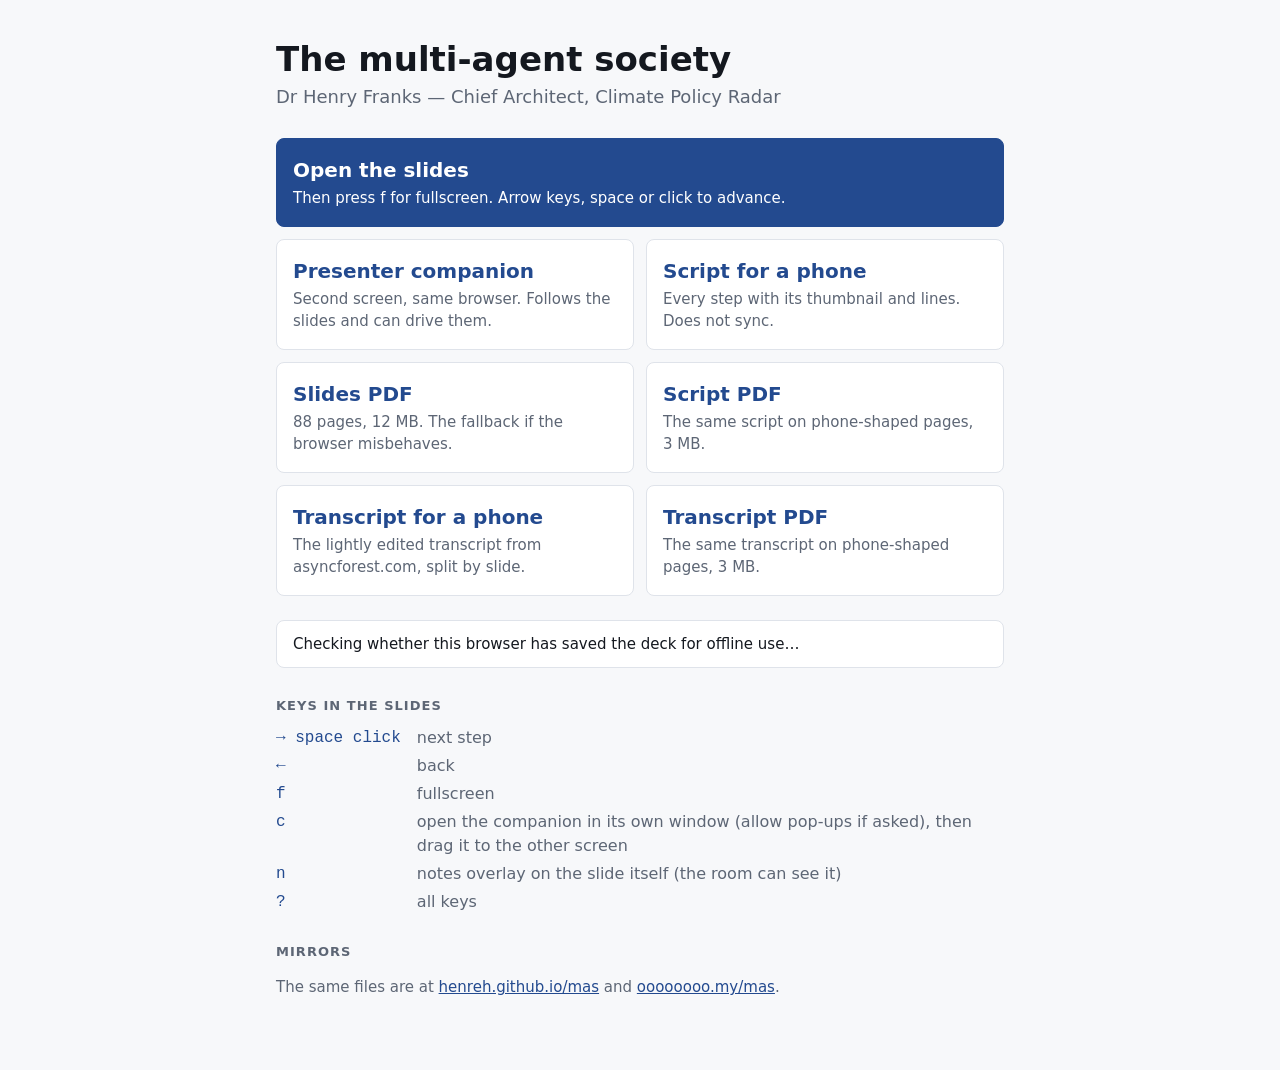
<file: index.html>
<!DOCTYPE html>
<html lang="en">
<head>
<meta charset="utf-8">
<meta name="viewport" content="width=device-width,initial-scale=1">
<meta name="robots" content="noindex">
<title>The multi-agent society</title>
<link rel="icon" href="data:,">
<style>
:root { --paper:#f7f8fa; --card:#fff; --ink:#14181f; --muted:#5d6675; --rule:#dfe3ea; --accent:#234a8f; }
* { box-sizing:border-box; }
body { margin:0; background:var(--paper); color:var(--ink); font:18px/1.5 system-ui,-apple-system,"Segoe UI",Roboto,sans-serif; }
main { max-width:760px; margin:0 auto; padding:40px 16px 56px; }
h1 { font-size:34px; line-height:1.15; margin:0 0 4px; }
.by { color:var(--muted); margin:0 0 28px; }
h2 { font-size:13px; letter-spacing:.08em; text-transform:uppercase; color:var(--muted); margin:28px 0 10px; }
.grid { display:grid; grid-template-columns:1fr 1fr; gap:12px; }
@media (max-width:560px) { .grid { grid-template-columns:1fr; } h1 { font-size:28px; } }
a.card { display:block; background:var(--card); border:1px solid var(--rule); border-radius:8px; padding:16px; color:var(--ink); text-decoration:none; }
a.card:hover, a.card:focus-visible { border-color:var(--accent); outline:none; }
a.card b { display:block; color:var(--accent); font-size:20px; }
a.card span { display:block; color:var(--muted); font-size:15px; margin-top:2px; }
a.card.main { grid-column:1 / -1; background:var(--accent); border-color:var(--accent); }
a.card.main b, a.card.main span { color:#fff; }
#offline { margin:24px 0 0; padding:12px 16px; border-radius:8px; border:1px solid var(--rule); background:var(--card); font-size:15px; }
#offline.ok { border-color:#2f7d4f; color:#1f5a38; }
dl { display:grid; grid-template-columns:max-content 1fr; gap:4px 16px; margin:0; font-size:16px; }
dt { font-family:ui-monospace,Menlo,Consolas,monospace; color:var(--accent); }
dd { margin:0; color:var(--muted); }
.mirrors { font-size:15px; color:var(--muted); }
.mirrors a { color:var(--accent); }
</style>
</head>
<body>
<main>
<h1>The multi-agent society</h1>
<p class="by">Dr Henry Franks — Chief Architect, Climate Policy Radar</p>

<div class="grid">
<a class="card main" href="presentation/"><b>Open the slides</b><span>Then press f for fullscreen. Arrow keys, space or click to advance.</span></a>
<a class="card" href="presentation/companion.html" target="ai2026-companion"><b>Presenter companion</b><span>Second screen, same browser. Follows the slides and can drive them.</span></a>
<a class="card" href="notes.html"><b>Script for a phone</b><span>Every step with its thumbnail and lines. Does not sync.</span></a>
<a class="card" href="slides.pdf"><b>Slides PDF</b><span>88 pages, 12 MB. The fallback if the browser misbehaves.</span></a>
<a class="card" href="notes.pdf"><b>Script PDF</b><span>The same script on phone-shaped pages, 3 MB.</span></a>
<a class="card" href="transcript.html"><b>Transcript for a phone</b><span>The lightly edited transcript from asyncforest.com, split by slide.</span></a>
<a class="card" href="transcript.pdf"><b>Transcript PDF</b><span>The same transcript on phone-shaped pages, 3 MB.</span></a>
</div>

<p id="offline">Checking whether this browser has saved the deck for offline use…</p>

<h2>Keys in the slides</h2>
<dl>
<dt>→ space click</dt><dd>next step</dd>
<dt>←</dt><dd>back</dd>
<dt>f</dt><dd>fullscreen</dd>
<dt>c</dt><dd>open the companion in its own window (allow pop-ups if asked), then drag it to the other screen</dd>
<dt>n</dt><dd>notes overlay on the slide itself (the room can see it)</dd>
<dt>?</dt><dd>all keys</dd>
</dl>

<h2>Mirrors</h2>
<p class="mirrors">The same files are at <a href="https://henreh.github.io/mas/">henreh.github.io/mas</a> and <a href="https://oooooooo.my/mas/">oooooooo.my/mas</a>.</p>
</main>
<script>
(function () {
  var box = document.getElementById('offline');
  function say(t, ok) { box.textContent = t; if (ok) box.className = 'ok'; }
  if (!('serviceWorker' in navigator) || !window.caches) {
    say('This browser will not save the deck for offline use. It runs fine while the network is up; keep the PDFs as the fallback.');
    return;
  }
  navigator.serviceWorker.register('sw.js').catch(function () {
    say('Offline saving is unavailable here. The deck runs fine while the network is up.');
  });
  navigator.serviceWorker.ready.then(function () {
    return caches.keys();
  }).then(function (keys) {
    var k = keys.filter(function (n) { return n.indexOf('mas-live-') === 0; })[0];
    return k ? caches.open(k).then(function (c) { return c.keys(); }) : [];
  }).then(function (items) {
    say('Saved for offline use: ' + items.length + ' files. The slides, companion, script and PDFs will now open in this browser even if the network drops.', true);
  }).catch(function () {});
})();
</script>
</body>
</html>
</file>
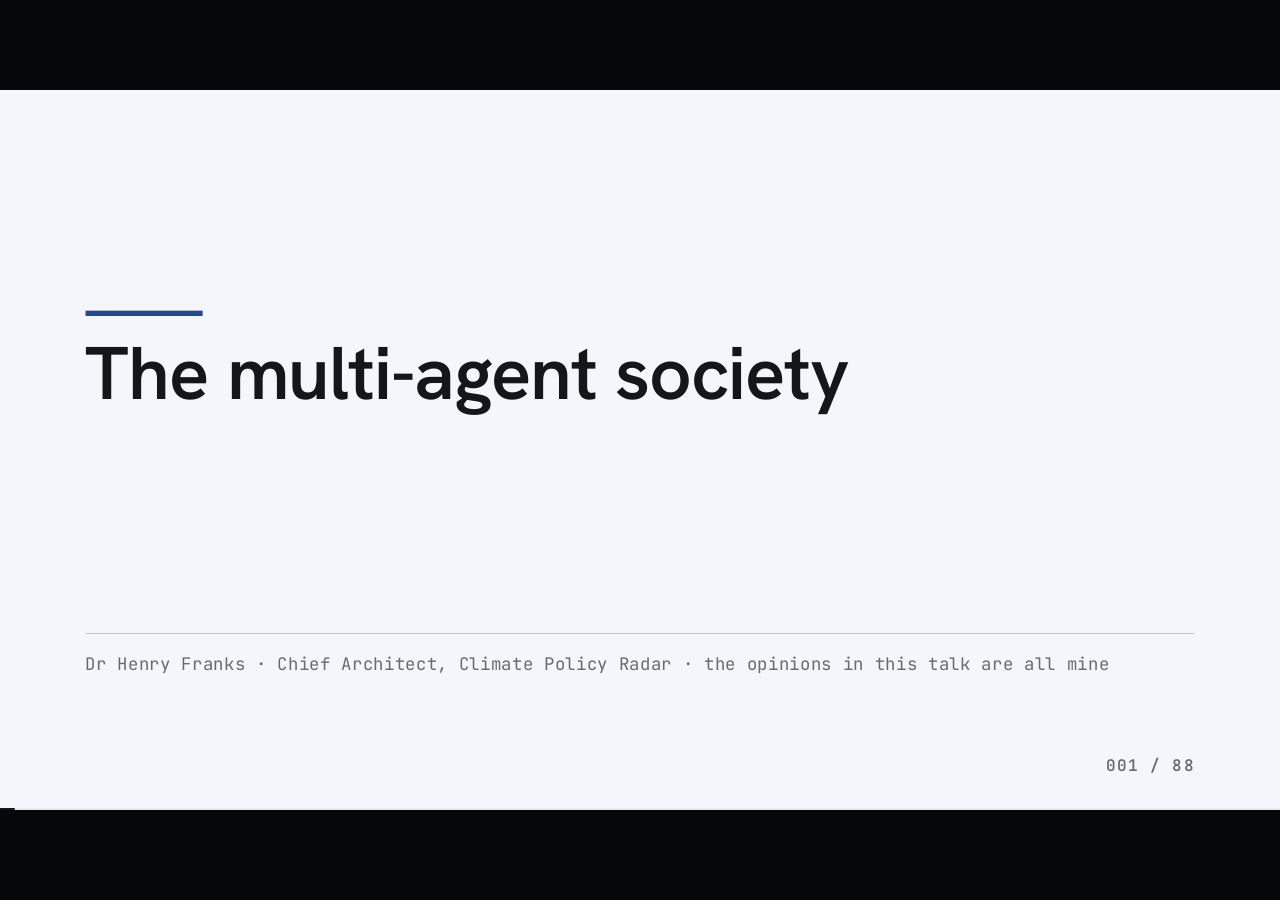
<file: presentation/index.html>
<!DOCTYPE html>
<html lang="en">
<head>
<meta charset="utf-8">
<meta name="viewport" content="width=device-width,initial-scale=1">
<title>Stochastic parrots and stochastic spiders</title>
<meta name="description" content="Lecture deck — how modern AI works, via one metaphor: concepts are locations, an answer is a walk.">
<link rel="icon" href="data:,">
<link rel="stylesheet" href="../assets/fonts/fonts.css">
<link rel="stylesheet" href="deck.css">
<meta name="robots" content="noindex">
<script>if ('serviceWorker' in navigator) navigator.serviceWorker.register('../sw.js').catch(function () {});</script>
</head>
<body>

<div id="viewport">
  <div id="stage" data-mode="light" data-kind="title">

    <div id="builds" aria-hidden="true"></div>

    <main id="slides"></main>

    <div id="chrome">
      <div id="rail">
        <span id="rail-count"></span>
      </div>
      <div id="progress"><div id="progress-fill"></div></div>
      <div id="build-debt"></div>
    </div>

    <aside id="notes" class="overlay">
      <div class="notes-head">
        <span class="notes-eyebrow">Presenter notes</span>
        <span class="notes-pos" id="notes-pos"></span>
      </div>
      <div class="notes-scroll" id="notes-body"></div>
    </aside>

    <div id="help" class="overlay">
      <div class="help-card">
        <span class="help-eyebrow">Keys</span>
        <dl class="help-list">
          <dt><span class="mark-arrow"><span class="vh">right arrow</span></span> · space · click</dt><dd>Next step. Inside a visualisation this walks the build one step at a time, then leaves it.</dd>
          <dt><span class="mark-arrow is-back"><span class="vh">left arrow</span></span></dt><dd>Back. Entering a visualisation backwards lands on its last step.</dd>
          <dt>home · end</dt><dd>First step · last step.</dd>
          <dt>n</dt><dd>Presenter notes for this slide.</dd>
          <dt>c</dt><dd>Presenter companion on the second screen. Opens it, or brings the one already open to the front.</dd>
          <dt>f</dt><dd>Fullscreen.</dd>
          <dt>?</dt><dd>This card. Escape closes.</dd>
          <dt>#slide-id</dt><dd>Deep link. Jumps to a slide, and to its entry step if it is a visualisation.</dd>
        </dl>
      </div>
    </div>

  </div>
</div>

<script src="deck.js"></script>
</body>
</html>
</file>
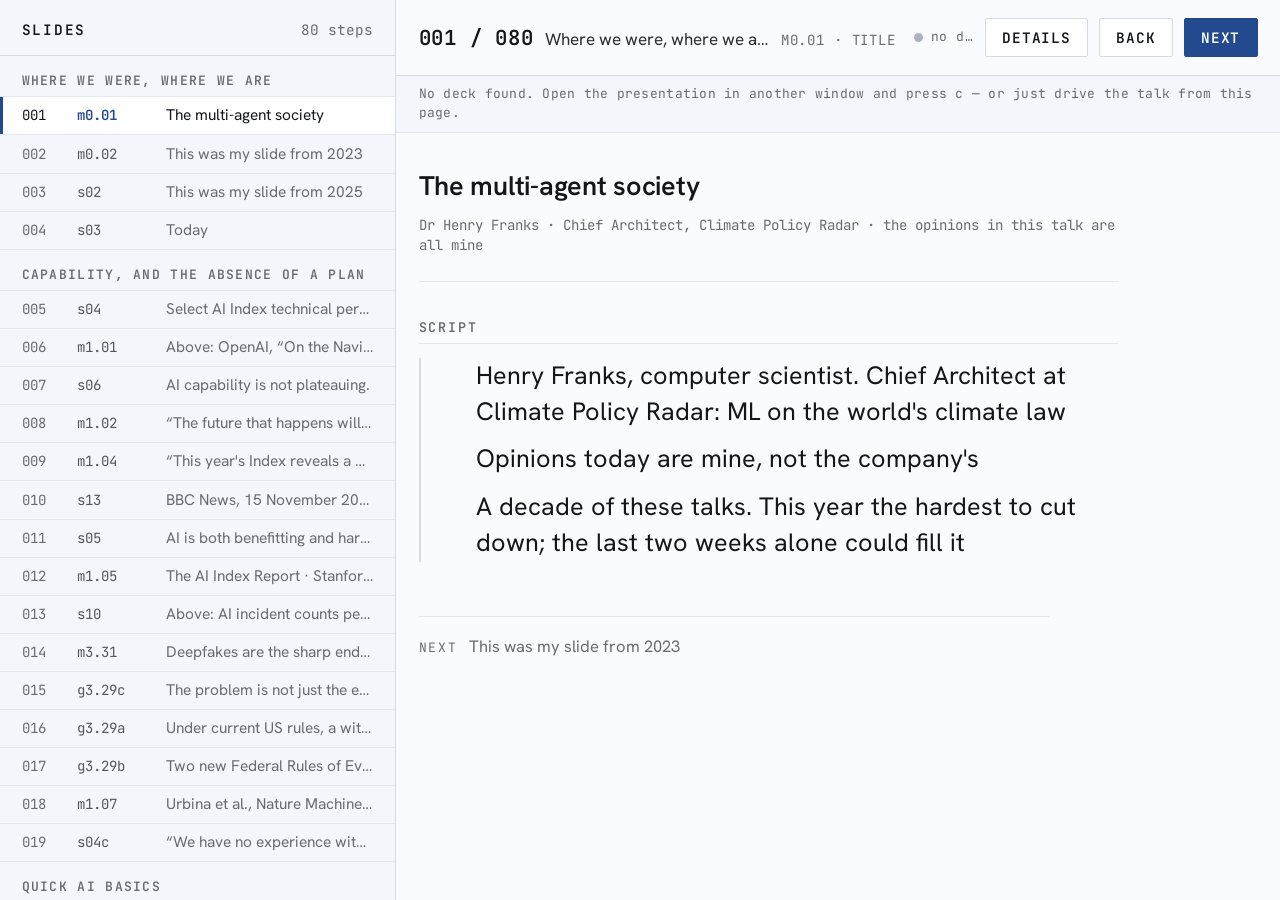
<file: presentation/companion.html>
<!DOCTYPE html>
<html lang="en">
<head>
<meta charset="utf-8">
<meta name="viewport" content="width=device-width,initial-scale=1">
<title>Presenter companion — Stochastic parrots and stochastic spiders</title>
<meta name="description" content="Second-screen companion for the lecture deck: run-through notes, source summaries and spoken notes for the slide on the other screen.">
<link rel="icon" href="data:,">
<link rel="stylesheet" href="../assets/fonts/fonts.css">
<link rel="stylesheet" href="companion.css">
<meta name="robots" content="noindex">
<script>if ('serviceWorker' in navigator) navigator.serviceWorker.register('../sw.js').catch(function () {});</script>
</head>
<body>

<div id="app">

  <aside id="rail">
    <div class="rail-head">
      <span class="mono-head">Slides</span>
      <span class="rail-total mono" id="rail-total"></span>
    </div>
    <nav class="rail-scroll" id="rail-list" aria-label="Slides"></nav>
  </aside>

  <main id="main">

    <header id="head">
      <div class="head-meta">
        <span class="counter mono" id="counter">— / —</span>
        <span class="section" id="section"></span>
        <span class="slug mono" id="slug"></span>
        <span class="buildstep mono" id="buildstep" hidden></span>
      </div>
      <div class="head-tools">
        <!-- The light and one word only. Whatever the light MEANS goes on the
             hint line below, where a sentence does not squeeze the slide's
             section label out of this row. -->
        <span class="link-status" id="link-status" data-linked="no">
          <span class="dot" aria-hidden="true"></span>
          <span id="link-text">no deck</span>
        </span>
        <button type="button" class="btn" id="btn-details" title="Show the summary, sources and decision record (d)" aria-pressed="false">Details</button>
        <button type="button" class="btn" id="btn-prev" title="Previous step (left arrow)">Back</button>
        <button type="button" class="btn is-primary" id="btn-next" title="Next step (right arrow)">Next</button>
      </div>
    </header>

    <p class="link-hint" id="link-hint" role="status" hidden></p>

    <div class="main-scroll" id="main-scroll">
      <section class="slide-head">
        <h1 class="display" id="display"></h1>
        <p class="body" id="body"></p>
        <p class="caption" id="caption"></p>
      </section>

      <section class="blocks" id="blocks"></section>

      <footer class="next-up" id="next-up"></footer>
    </div>

  </main>

</div>

<script src="companion.js"></script>
</body>
</html>
</file>
<file: assets/fonts/fonts.css>
/* Hanken Grotesk + JetBrains Mono, latin subsets, embedded as data URIs.
   Async Forest brand faces — safe for self-contained single-file embeds. */
@font-face {
  font-family: 'Hanken Grotesk';
  font-style: normal;
  font-weight: 400;
  font-display: swap;
  src: url([data-uri]) format('woff2');
}
@font-face {
  font-family: 'Hanken Grotesk';
  font-style: normal;
  font-weight: 500;
  font-display: swap;
  src: url([data-uri]) format('woff2');
}
@font-face {
  font-family: 'Hanken Grotesk';
  font-style: normal;
  font-weight: 600;
  font-display: swap;
  src: url([data-uri]) format('woff2');
}
@font-face {
  font-family: 'Hanken Grotesk';
  font-style: normal;
  font-weight: 700;
  font-display: swap;
  src: url([data-uri]) format('woff2');
}
@font-face {
  font-family: 'JetBrains Mono';
  font-style: normal;
  font-weight: 400;
  font-display: swap;
  src: url([data-uri]) format('woff2');
}
@font-face {
  font-family: 'JetBrains Mono';
  font-style: normal;
  font-weight: 600;
  font-display: swap;
  src: url([data-uri]) format('woff2');
}
</file>
<file: presentation/deck.css>
/* ==========================================================================
   Stochastic parrots and stochastic spiders — presentation shell.
   Aesthetic authority: Async Forest Advisory design system (monochrome ink on
   cool paper, Hanken Grotesk display, JetBrains Mono eyebrows, hairline rules,
   one rare deep-blue accent, calm 200ms fades). Reconciled with theme/THEME.md
   so the shell chrome and the embedded spider-kit builds are one surface.
   Stage is a fixed 1920x1080; everything on it is authored in stage pixels.
   ========================================================================== */

:root {
  /* Neutral scale — supplied verbatim by Async Forest */
  --gray-50:  #f9fbff;
  --gray-100: #f4f6fb;
  --gray-200: #edf0f7;
  --gray-300: #e3e7f0;
  --gray-400: #d5dae5;
  --gray-500: #acb2bd;
  --gray-600: #80858f;
  --gray-700: #52565e;
  --gray-800: #2c2f35;
  --gray-900: #14161a;
  --gray-950: #060709;

  /* Roles */
  --paper:       var(--gray-100);   /* the stage ground; matches --sk-paper   */
  --ink:         var(--gray-900);   /* display copy, rules, progress fill     */
  --void:        var(--gray-950);   /* the hinge beat, the letterbox          */
  --text-body:   #2a2c30;           /* mix(ink 90%, paper) — THEME.md §2      */
  --muted:       #696b6f;           /* mix(ink 62%, paper) — THEME.md §2      */
  --line:        var(--gray-300);
  --line-strong: var(--gray-400);
  --hair:        var(--gray-500);   /* structural hairlines — must survive a projector */
  --hair-strong: var(--gray-600);   /* the debt card's dashed edge, 3.3:1 on paper      */
  --accent:      #234a8f;           /* THE accent. Rarer than ever: the title bar */
  --danger:      #c0442e;           /* functional fail only                   */

  /* Two faces set type on this stage and there is no third. Nothing here may
     name a fallback that could paint a glyph the brand subsets lack — arrows
     and marks are drawn in CSS instead (see .mark-arrow). */
  --font-display: 'Hanken Grotesk', system-ui, sans-serif;
  --font-mono:    'JetBrains Mono', ui-monospace, Menlo, Consolas, monospace;

  --ease-out: cubic-bezier(0.22, 1, 0.36, 1);
  --dur:      200ms;

  --pad-x: 128px;
  --pad-t: 92px;
  --pad-b: 108px;   /* content stops above the step counter (bottom 52px + ~31px
                       of mono line box = 83px), with a hair over 24px of air.
                       Was 148px, reserved for a rail that spanned the full
                       width; the counter now occupies only the right corner. */
}

* { box-sizing: border-box; }

html, body {
  margin: 0;
  height: 100%;
  background: var(--void);
  overflow: hidden;
  font-family: var(--font-display);
  -webkit-font-smoothing: antialiased;
}

#viewport {
  position: fixed;
  inset: 0;
}

/* The stage is larger than most windows, so it cannot be grid/flex-centered —
   an overflowing item pins to the start edge and "center" silently fails.
   Anchor its top-left to the viewport center and pull it back by half its own
   size in the same transform that scales it (see scaleStage in deck.js). */
#stage {
  position: absolute;
  left: 50%;
  top: 50%;
  width: 1920px;
  height: 1080px;
  background: var(--paper);
  color: var(--ink);
  overflow: hidden;
  transform-origin: 50% 50%;
  transition: background var(--dur) var(--ease-out);
}

#stage[data-mode="dark"] { background: var(--void); }

/* ---------------------------------------------------------------- layers -- */

#builds  { position: absolute; inset: 0; z-index: 1; }
#slides  { position: absolute; inset: 0; z-index: 2; display: block; }
#chrome  { position: absolute; inset: 0; z-index: 3; pointer-events: none; }
.overlay { position: absolute; z-index: 4; }

#builds iframe {
  position: absolute;
  inset: 0;
  width: 1920px;
  height: 1080px;
  border: 0;
  display: block;
  background: var(--paper);
  pointer-events: none;      /* clicks fall through to the shell; keeps focus */
  opacity: 0;
  visibility: hidden;
  transition: opacity var(--dur) var(--ease-out), visibility 0s linear var(--dur);
}
#builds iframe.is-current {
  opacity: 1;
  visibility: visible;
  transition: opacity var(--dur) var(--ease-out), visibility 0s;
}
/* A build that has already had its turn is parked out of the render tree, so
   its canvas stops animating. Frames still warming up stay laid out (hidden,
   not detached) so spider-kit boots against a real 1920x1080 viewport. */
#builds iframe.is-idle { display: none; }

/* ---------------------------------------------------------------- slides -- */

.slide {
  position: absolute;
  inset: 0;
  opacity: 0;
  visibility: hidden;
  pointer-events: none;
  background: var(--paper);
  transition: opacity var(--dur) var(--ease-out), visibility 0s linear var(--dur);
}
.slide.is-current {
  opacity: 1;
  visibility: visible;
  transition: opacity var(--dur) var(--ease-out), visibility 0s;
}
.slide[data-kind="build"] { background: transparent; }
.slide[data-kind="hinge"] { background: var(--void); }

.body-box {
  position: absolute;
  left: var(--pad-x);
  right: var(--pad-x);
  top: var(--pad-t);
  bottom: var(--pad-b);
  display: flex;
  flex-direction: column;
  justify-content: center;
  overflow: hidden;
  padding-bottom: 56px;          /* optical centre sits above geometric      */
  font-size: 16px;               /* autofit root; em-scaled children follow   */
}

.stack { display: flex; flex-direction: column; gap: 0.75em; width: 100%; }
.stack.is-tight { gap: 0; }

/* ------------------------------------------------------------ type roles -- */

.eyebrow {
  font-family: var(--font-mono);
  font-weight: 600;
  font-size: 26px;
  line-height: 1.2;
  letter-spacing: 0.14em;
  text-transform: uppercase;
  color: var(--muted);
  margin: 0 0 0.35em;
}

.display {
  font-family: var(--font-display);
  font-weight: 600;
  font-size: 4.5em;              /* 72px at root 16 */
  line-height: 1.06;
  letter-spacing: -0.015em;
  color: var(--ink);
  margin: 0;
  max-width: 22em;
  text-wrap: balance;
}

.body {
  font-family: var(--font-display);
  font-weight: 400;
  font-size: 2.25em;             /* 36px at root 16 */
  line-height: 1.4;
  color: var(--text-body);
  margin: 0;
  max-width: 30em;
  text-wrap: pretty;
}

.caption {
  font-family: var(--font-mono);
  font-weight: 400;
  font-size: 26px;
  line-height: 1.45;
  color: var(--muted);
  margin: 0;
  max-width: 62em;
}

hr.rule {
  border: 0;
  border-top: 1px solid var(--hair);
  margin: 0.4em 0 0.1em;
  width: 100%;
  max-width: 1180px;   /* the rule tracks the measure, not the slide edge */
}
.title-foot hr.rule { max-width: none; }

/* ------------------------------------------------------------- reading ---- */

/* A suggested-reading list is the caption block wearing a second form: same
   mono face, same caption size, same muted ink, same hairline above it — set
   as lines instead of one crammed sentence, because six citations in a row of
   prose is a wall and six lines is something a room can photograph. The one
   accent on the screen is spent on the link underline and nowhere else: the
   type stays the caption's grey, so the list reads as apparatus and not as a
   web page. Nothing here is a card and nothing here is boxed (V-18). */

.reading-block { width: 100%; min-width: 0; }

.reading-head {
  font-family: var(--font-mono);
  font-weight: 600;
  font-size: 24px;               /* the stage floor, never under it (V-7) */
  line-height: 1.2;
  letter-spacing: 0.14em;
  text-transform: uppercase;     /* the deck's small-caps idiom — the mono
                                    subset carries no true small-cap set, and
                                    a synthesised one would be a third face */
  color: var(--muted);
  margin: 16px 0 10px;
}

ul.reading {
  list-style: none;              /* the marker is drawn below, so no glyph is
                                    ever asked of a font that may lack it */
  margin: 0;
  padding: 0;
  max-width: 1560px;
}
ul.reading > li {
  position: relative;
  padding-left: 34px;            /* wrapped lines hang under the first */
  font-family: var(--font-mono);
  font-weight: 400;
  font-size: 26px;
  line-height: 1.25;             /* tighter than the caption's 1.45: these are
                                    separate citations, not one paragraph, and
                                    seven of them have to clear the stage */
  color: var(--muted);
  margin: 0 0 9px;
}
ul.reading > li:last-child { margin-bottom: 0; }
ul.reading > li::before {
  content: '';
  position: absolute;
  left: 6px;
  top: 0.52em;
  width: 7px;
  height: 7px;
  border-radius: 50%;
  background: var(--hair-strong);
}

/* accent as an underline and as nothing else — not a text fill, not a hover
   colour, not a visited state. One blue thing on the screen (V-4). */
ul.reading a {
  color: inherit;
  text-decoration: underline;
  text-decoration-color: var(--accent);
  text-decoration-thickness: 2px;
  text-underline-offset: 0.24em;
  text-decoration-skip-ink: none;
}
ul.reading a:visited { color: inherit; }

/* Every slide is pointer-events:none so a click anywhere on the stage reaches
   the shell and advances the deck. A citation is the one thing on a slide with
   somewhere else to go, so the CURRENT slide's links — and nothing else — take
   the pointer back, and onClick() in deck.js lets a click that landed inside an
   <a> through to the browser instead of spending it on the next step. Only the
   current slide: the panels behind it are laid out on top of one another, and a
   hidden slide's citations must not intercept the room's clicks. */
.slide.is-current ul.reading a { pointer-events: auto; cursor: pointer; }

.slide[data-kind="hinge"] .reading-head { color: var(--gray-500); }
.slide[data-kind="hinge"] ul.reading > li { color: var(--gray-400); }
.slide[data-kind="hinge"] ul.reading > li::before { background: var(--gray-600); }

/* --------------------------------------------------------- two columns ---- */

/* Two lists that are one comparison. Read across the pair, not down a stack
   of six: the pairing is the point, so it is drawn as geometry rather than
   left for the room to reconstruct. Body type throughout — the heading is the
   body face at the body size, one weight up so the eye finds the two column
   tops without a rule, a box or a colour. Marks are the deck's ink, drawn, no
   icons. Sized in em so the autofit scales the pair with the rest of the
   slide; the floor (2.25em at root 12) is 27px, clear of the 24px minimum. */
.cols {
  display: grid;
  grid-template-columns: 1fr 1fr;
  gap: 64px;
  width: 100%;
  max-width: 1400px;
  margin: 0.55em 0 0;   /* the pair is a block under the claim, not a
                          continuation of it */
}
.cols-col { min-width: 0; }

.cols-head {
  font-family: var(--font-display);
  font-weight: 600;
  font-size: 2.25em;             /* 36px at root 16 — the body size */
  line-height: 1.4;
  color: var(--ink);
  margin: 0 0 0.34em;
}

ul.cols-list, ul.bullets { list-style: none; margin: 0; padding: 0; }
ul.cols-list > li, ul.bullets > li {
  position: relative;
  padding-left: 1em;
  font-family: var(--font-display);
  font-weight: 400;
  font-size: 2.25em;
  line-height: 1.4;
  color: var(--text-body);
  margin: 0 0 0.26em;
}
ul.cols-list > li:last-child, ul.bullets > li:last-child { margin-bottom: 0; }
ul.cols-list > li::before, ul.bullets > li::before {
  content: '';
  position: absolute;
  left: 0.08em;
  top: 0.6em;
  width: 0.2em;
  height: 0.2em;
  border-radius: 50%;
  background: var(--ink);
}

.slide[data-kind="hinge"] .cols-head { color: var(--gray-50); }
.slide[data-kind="hinge"] ul.cols-list > li,
.slide[data-kind="hinge"] ul.bullets > li { color: var(--gray-400); }
.slide[data-kind="hinge"] ul.cols-list > li::before,
.slide[data-kind="hinge"] ul.bullets > li::before { background: var(--gray-400); }

/* ------------------------------------------------------------- bullets ---- */

/* One plain list, under the sentence it continues. Everything it is made of is
   borrowed above: the body's face, size and ink, and the two-column list's
   drawn ink dot — the deck has one list idiom and a bullet list is that idiom
   set full width, so a `bullets` slide and a `columns` slide read as one
   family. What it adds is only where it sits: a block under the claim rather
   than a continuation of it (the same 0.55em .cols opens with), on the body's
   own measure, so the list wraps where the paragraph above it wraps. */
ul.bullets { margin: 0.55em 0 0; }
ul.bullets > li { max-width: 30em; }   /* .body's measure, in the item's own em */

/* In the narrow text column of an image slide the body steps down a size; the
   list steps down with it, and never below it — FLOOR_COLUMN in deck.js is
   read off the smallest em multiplier a column can carry (1.9em), so a list
   set smaller than the body would let a line fall under the 24px stage
   minimum (V-7). */
.col-text ul.bullets > li { font-size: 2em; }
.col-head ul.bullets > li { font-size: 1.9em; }

/* ------------------------------------------------------------ drawn marks -- */

/* The deck's arrow. Drawn, not typed: neither brand face carries U+2192, and a
   fallback face is a third typeface on stage. Sized in em and painted in
   currentColor, so it takes the size, weight and colour of whatever copy it
   sits in — display, body, caption, presenter note alike. */
.mark-arrow {
  display: inline-block;
  position: relative;
  width: 1.22em;
  height: 0.66em;
  vertical-align: -0.02em;
  flex: none;
}
.mark-arrow::before {
  content: '';
  position: absolute;
  left: 0.02em;
  right: 0.14em;
  top: 50%;
  border-top: 0.076em solid currentColor;
}
.mark-arrow::after {
  content: '';
  position: absolute;
  right: 0.15em;
  top: 50%;
  width: 0.3em;
  height: 0.3em;
  border-top: 0.076em solid currentColor;
  border-right: 0.076em solid currentColor;
  transform: translateY(-50%) rotate(45deg);
}
.mark-arrow.is-back { transform: scaleX(-1); }

.vh {
  position: absolute;
  width: 1px;
  height: 1px;
  margin: -1px;
  padding: 0;
  border: 0;
  overflow: hidden;
  clip-path: inset(50%);
  white-space: nowrap;
}

/* ---------------------------------------------------------------- flow ----- */

/* D1's box-and-arrow diagram, set as structure. A cell is a hairline box and
   never breaks across a line, so the reader recovers the rows without parsing
   punctuation, and a duplication beat adds visible rows rather than lines. */
.flow {
  display: flex;
  flex-direction: column;
  align-items: flex-start;
  gap: 0.44em;
  font-size: 2em;                /* 32px at root 16 */
  line-height: 1.3;
  color: var(--text-body);
  margin: 0.34em 0 0;
}
.flow.is-grid {
  display: grid;
  justify-content: start;
  align-items: center;
  column-gap: 0.5em;
  row-gap: 0.44em;
}
.flow.is-grid > .flow-row { display: contents; }

.flow-row {
  display: flex;
  flex-wrap: wrap;
  align-items: stretch;
  column-gap: 0.5em;
  row-gap: 0.44em;
}

.flow-cell {
  display: flex;
  align-items: center;
  border: 1px solid var(--hair);
  border-radius: 4px;
  padding: 0.24em 0.5em 0.3em;
  background: transparent;
}
.flow-arrow { align-self: center; }

.slide[data-kind="hinge"] .flow       { color: var(--gray-400); }
.slide[data-kind="hinge"] .flow-cell  { border-color: var(--gray-700); }

/* --------------------------------------------------------------- title ---- */

.slide[data-kind="title"] .body-box { justify-content: center; bottom: 300px; }
.slide[data-kind="title"] .display { font-size: 7em; max-width: 17em; }
.slide[data-kind="title"] .body    { font-size: 2.75em; color: var(--muted); max-width: 26em; }

.accent-bar {
  width: 176px;
  height: 8px;
  background: var(--accent);
  margin: 0 0 0.9em;
  flex: none;
}

.title-foot {
  position: absolute;
  left: var(--pad-x);
  right: var(--pad-x);
  bottom: 200px;
}
.title-foot hr.rule { margin: 0 0 26px; }
.title-foot .caption { font-size: 26px; letter-spacing: 0; max-width: none; }

/* ---------------------------------------------------------------- rule ---- */

/* The rules are still the spine, and they are no longer labelled on the slide:
   no "Rule" mark, no accent numeral, no side column to hold them. What survives
   is the type scale — a rule sentence is set larger and to a tighter measure
   than a copy claim, so it still reads as the beat the section turns on. */
.rule-text { min-width: 0; }
.slide[data-kind="rule"] .display { font-size: 6em; max-width: 15em; }
.slide[data-kind="rule"] .body    { margin-top: 0.5em; }

/* ---------------------------------------------------------- annotation ---- */

/* D5 again, and A8: the jargon is stapled onto a sentence the room has already
   understood, never issued in advance. The phrase is highlighted where it
   stands — the deck's one accent, used as ink rather than as a marker pen —
   and a short arrow points back up at it from a label set in the mono face, so
   the label reads as annotation and not as another line of the sentence.
   Horizontal padding only on the mark: anything vertical would move the line.
   deck.js layoutAnnotations() pins each label under its phrase after the fit. */
/* The reserved gutter under an annotated sentence. `annotationOffset` on the
   slide widens it, and deck.js hands the same number straight back as a
   negative margin, so the block the autofit measures — and therefore the
   vertical centring of the headline — is unchanged by the drop. */
.rule-text.has-anno {
  position: relative;
  padding-bottom: calc(176px + var(--anno-offset, 0px));
  margin-bottom: calc(0px - var(--anno-offset, 0px));
}

/* A marked phrase paints its tint and its accent rule across the *font* box,
   which at the display face is ~1.30em tall — taller than the 1.06 leading a
   rule sentence is set on. So on a wrapped phrase the mark of one line bled
   into the line under it and the accent rule cut straight through the next
   row of glyphs. The annotated sentence therefore leads at 1.36: wider than
   the mark, so consecutive marks clear each other and the rule always
   underlines its own line. Only the annotated sentence pays this; every other
   rule slide keeps the tight setting. */
.rule-text.has-anno .display { line-height: 1.36; }

.anno-mark {
  background: rgba(35, 74, 143, 0.10);
  box-shadow: inset 0 -0.085em 0 0 var(--accent);
  border-radius: 3px;
  padding: 0 0.04em;
}

.anno-layer {
  position: absolute;
  inset: 0;
  pointer-events: none;
}

.anno-note {
  position: absolute;
  top: 0;
  left: 0;
  display: flex;
  flex-direction: column;
  align-items: center;
}

.anno-stem {
  position: relative;
  width: 0;
  height: 26px;                      /* set per label by layoutAnnotations() */
  border-left: 2px solid var(--accent);
}
/* the head, pointing back up at the phrase — two borders on a rotated square,
   the same trick .mark-arrow uses, so no glyph is ever asked for */
.anno-stem::before {
  content: '';
  position: absolute;
  top: 0;
  left: -6px;
  width: 10px;
  height: 10px;
  border-left: 2px solid var(--accent);
  border-top: 2px solid var(--accent);
  transform: rotate(45deg);
  transform-origin: 50% 50%;
}

.anno-label {
  font-family: var(--font-mono);
  font-weight: 600;
  font-size: 30px;
  line-height: 1.2;
  letter-spacing: 0.02em;
  color: var(--accent);
  white-space: nowrap;
  margin-top: 12px;
}

/* ----------------------------------------------------------------- s24 ---- */

/* The layer motif, in the form build-04 later escalates it in (four layers / a
   hundred and twenty / one trillion): four tall columns of stacked blocks in a
   row, hand-drawn arrows across at their mid-height, and one line of type
   under each column naming what that layer holds. Same picture as build-04's
   step 0 — "the format that should be used for slide 49" — so the callback is
   literal and the audience recognises the glyph rather than re-reading it. The
   four `rows` cells stop being hairline boxes and become those captions: the
   box, its border and the short rule that used to hang under it all go.
   The 1.836em / 2.55em pitch is build-04's own geometry (CELL 36, gapR 0.28,
   eight cells at column width 36) carried over so both slides draw the same
   column. Scoped to this slide by id so none of it can reach another flow
   block in the deck. */

/* the columns hang from the top of the box, and the head block pins there too
   — "move the title up a fair amount" (video pass, 12:53) */
.slide[data-id="s24"] .body-box { justify-content: flex-start; padding-bottom: 0; }

.slide[data-id="s24"] .flow {
  margin-top: 1.1em;
  margin-bottom: 0;
  width: 100%;
}
/* four columns across the full measure, never wrapped to a second line */
.slide[data-id="s24"] .flow-row {
  flex-wrap: nowrap;
  align-items: flex-start;
  column-gap: 0.55em;
  width: 100%;
}
/* the caption is set in the body face and in sentence case, not build-04's
   tracked mono caps: these are 44-character sentences, and shouting one would
   cost the sentence its readability (B4 keeps caps for vocal emphasis). */
.slide[data-id="s24"] .flow-cell {
  flex: 1 1 0;
  min-width: 0;
  display: flex;
  flex-direction: column;
  align-items: center;
  text-align: center;
  border: 0;
  border-radius: 0;
  padding: 0;
  font-size: 0.78em;
  line-height: 1.32;
  color: var(--gray-600);
}
.slide[data-id="s24"] .flow-cell::before {
  content: '';
  display: block;
  width: 2.6em;
  height: 20.4em;
  margin-bottom: 1.5em;
  background: repeating-linear-gradient(
    to bottom,
    var(--ink) 0, var(--ink) 1.836em,
    transparent 1.836em, transparent 2.55em
  );
}
/* the arrow crosses at the columns' mid-height, as it does in build-04 */
.slide[data-id="s24"] .flow-arrow { align-self: flex-start; margin-top: 7.6em; flex: 0 0 auto; }

/* --------------------------------------------------------------- hinge ---- */

.slide[data-kind="hinge"] .body-box { align-items: flex-start; }
.slide[data-kind="hinge"] .eyebrow  { color: var(--gray-500); }
.slide[data-kind="hinge"] .display  { color: var(--gray-50); font-size: 6.5em; max-width: 16em; }
.slide[data-kind="hinge"] .body     { color: var(--gray-400); }
.slide[data-kind="hinge"] .caption  { color: var(--gray-500); }
.slide[data-kind="hinge"] hr.rule   { border-top-color: rgba(244,246,251,0.22); }

/* --------------------------------------------------------------- quote ---- */

/* the quote keeps the deck's left margin; the mark above it is the emphasis */
.slide[data-kind="quote"] .body-box { padding-bottom: 56px; }
.slide[data-kind="quote"] .display {
  font-weight: 500;
  font-size: 5.25em;
  line-height: 1.16;
  letter-spacing: -0.01em;
  max-width: 19em;
}
.quote-mark {
  width: 240px;
  border-top: 3px solid var(--ink);
  margin: 0 0 0.7em;
  flex: none;
}

/* --------------------------------------------------------------- image ---- */

/* An artifact slide gives the picture everything the counter does not need. */
.slide[data-kind="image"] .body-box { overflow: hidden; padding-bottom: 0; top: 68px; bottom: 100px; }
/* Nothing above the picture to leave room for, so the top margin closes up and
   the artifact wins back most of the height its caption now costs it. The
   bottom stays where it is: that is the counter's corner. */
.slide[data-kind="image"] .body-box.is-bare { top: 40px; }

.lay-row { display: flex; flex-direction: row; align-items: stretch; gap: 88px; height: 100%; width: 100%; }
.lay-col { display: flex; flex-direction: column; gap: 34px; height: 100%; width: 100%; }
.lay-row > .lay-col { flex: 1 1 0; min-width: 0; width: auto; }

.col-text {
  flex: 0 0 620px;
  display: flex;
  flex-direction: column;
  justify-content: center;
  overflow: hidden;
  font-size: 16px;
}
.col-text .display { font-size: 3.9em; }
.col-text .body    { font-size: 2em; margin-top: 0.6em; }

.col-head {
  flex: 0 0 auto;
  max-height: 42%;
  overflow: hidden;
  display: flex;
  flex-direction: column;
  font-size: 16px;
}
.col-head .display { font-size: 3.75em; max-width: 26em; }
.col-head .body    { font-size: 1.9em; margin-top: 0.55em; max-width: 44em; }

/* A pair of figures sits on the same grid as the type: left edge on the text
   margin (or, in a two-column slide, on the figure column's own margin), so
   the two pictures read as one stacked comparison. A LONE figure is centred
   instead — see .fig-group.is-single below. */
.fig-group {
  flex: 1 1 auto;
  min-height: 0;
  display: flex;
  flex-direction: column;
  justify-content: center;   /* figure + caption centre as one block */
  gap: 26px;
}

/* One picture on the slide: centre it, and centre the line that names it
   under it. Applies wherever the group lands — a full-width artifact slide
   or the figure column of a figure-right slide — so a single image is never
   hung off one edge of the space it was given. */
.fig-group.is-single > .figs > figure.fig { justify-content: center; }
.fig-group.is-single > .fig-caption       { justify-content: center; }

.figs { flex: 1 1 auto; min-height: 0; width: 100%; display: flex; gap: 48px; align-items: stretch; justify-content: flex-start; }
.figs.is-stacked { flex-direction: column; row-gap: 34px; justify-content: center; }
.figs.is-stacked > figure.fig { width: 100%; }

/* A wall of evidence: two columns, as many rows as it takes. Each cell is an
   equal share of the box and the picture is centred in it, so four charts of
   four different aspect ratios still read as one grid. */
.figs.is-grid { display: grid; grid-template-columns: 1fr 1fr; grid-auto-rows: 1fr; gap: 26px 44px; align-items: stretch; }
.figs.is-grid > figure.fig { width: 100%; justify-content: center; }

figure.fig {
  margin: 0;
  min-width: 0;
  min-height: 0;
  flex: 1 1 0;
  display: flex;
  align-items: center;
  justify-content: flex-start;
  overflow: hidden;
}
figure.fig img {
  display: block;
  max-width: 100%;
  max-height: 100%;
  background: var(--gray-50);   /* the brand's brightest tone, not off-scale #fff */
  border: 1px solid var(--hair);
  border-radius: 4px;
}

.fig-caption {
  flex: 0 0 auto;
  display: flex;
  align-items: flex-start;
  gap: 20px;
}
.fig-caption .tick {
  flex: none;
  width: 44px;
  border-top: 1px solid var(--hair);
  margin-top: 17px;
}

/* artifact left, its unpaid debt in the gutter beside it */
.fig-pair { flex: 1 1 auto; min-height: 0; display: flex; gap: 72px; align-items: stretch; }
.fig-pair > .fig-group { flex: 1 1 auto; min-width: 0; }
.fig-aside {
  flex: 0 0 620px;
  display: flex;
  flex-direction: column;
  justify-content: center;
  overflow: hidden;
}

/* A text-free image slide has no head row and no side column: the artifact
   takes the whole box, centred, with its caption underneath. An unpaid debt on
   such a slide goes under the caption rather than into a reserved gutter —
   a gutter the picture cannot use is width it has been charged for and never
   spent, which is what kept these artifacts small. */
.fig-under {
  flex: 0 0 auto;
  width: 100%;
  max-width: 900px;
  margin: 0 auto;
}

/* ---------------------------------------------------------------- debt ---- */

.slide[data-kind="debt"] .stack { flex-direction: row; align-items: center; gap: 96px; }
.debt-claim { flex: 1 1 58%; min-width: 0; display: flex; flex-direction: column; gap: 0.75em; }
.debt-slot  { flex: 0 0 560px; }

.debt {
  border: 2px dashed var(--hair-strong);
  border-radius: 14px;
  padding: 34px 36px 32px;
  background: transparent;
  display: block;
}
.debt-tag {
  display: flex;
  align-items: baseline;
  flex-wrap: wrap;
  gap: 14px;
  font-family: var(--font-mono);
  font-weight: 600;
  font-size: 26px;
  letter-spacing: 0.12em;
  text-transform: uppercase;
  color: var(--ink);
}
.debt-tag .sep  { color: var(--hair); }
.debt-tag .kind { color: var(--muted); font-weight: 400; }
.debt-tag .blocking { color: var(--danger); font-weight: 600; }

.debt hr.debt-rule {
  border: 0;
  border-top: 1px solid var(--hair);
  margin: 22px 0 20px;
}
.debt-what {
  font-family: var(--font-display);
  font-weight: 400;
  font-size: 30px;
  line-height: 1.36;
  color: var(--text-body);
  margin: 0;
}
.debt-src {
  font-family: var(--font-mono);
  font-size: 24px;
  line-height: 1.4;
  letter-spacing: 0.02em;
  color: var(--muted);
  margin: 18px 0 0;
}

/* inline variant — a debt riding along on a copy / hinge / build slide */
.debt.is-inline { max-width: 940px; padding: 28px 32px 26px; }
.debt.is-inline .debt-what { font-size: 28px; }

.slide[data-kind="hinge"] .debt { border-color: var(--gray-700); }
.slide[data-kind="hinge"] .debt-tag { color: var(--gray-50); }
.slide[data-kind="hinge"] .debt-tag .kind { color: var(--gray-500); }
.slide[data-kind="hinge"] .debt-tag .sep  { color: var(--gray-700); }
.slide[data-kind="hinge"] .debt hr.debt-rule { border-top-color: var(--gray-700); }
.slide[data-kind="hinge"] .debt-what { color: var(--gray-400); }
.slide[data-kind="hinge"] .debt-src  { color: var(--gray-500); }

/* debt pinned over a full-bleed build */
#build-debt {
  position: absolute;
  left: 64px;
  bottom: 40px;
  width: 720px;
  display: none;
}
#build-debt.is-on { display: block; }
#build-debt .debt {
  padding: 22px 26px 20px;
  background: var(--paper);      /* solid: the terrain must not ghost through it */
  border-radius: 12px;
}
#build-debt .debt-tag { font-size: 24px; }
#build-debt .debt-what { font-size: 26px; }
#build-debt .debt hr.debt-rule { margin: 16px 0 14px; }

/* --------------------------------------------------------------- chrome --- */

/* The bottom-left section label is gone (it repeated itself on every slide of
   a section); the step counter stays, alone, in the right-hand corner. */
#rail {
  position: absolute;
  left: var(--pad-x);
  right: var(--pad-x);
  bottom: 52px;
  display: flex;
  align-items: baseline;
  justify-content: flex-end;
  font-family: var(--font-mono);
  font-weight: 600;
  font-size: 24px;
  letter-spacing: 0.11em;
  text-transform: uppercase;
  color: var(--muted);
  opacity: 1;
  transition: opacity var(--dur) var(--ease-out);
}
#rail-count { flex: none; font-variant-numeric: tabular-nums; }

#stage[data-kind="build"] #rail { opacity: 0; }
#stage[data-mode="dark"]  #rail { color: var(--gray-500); }

#progress {
  position: absolute;
  left: 0;
  right: 0;
  bottom: 0;
  height: 3px;
  background: var(--line);
}
#progress-fill {
  height: 100%;
  width: 0;
  background: var(--ink);
  transition: width var(--dur) var(--ease-out);
}
#stage[data-mode="dark"] #progress      { background: rgba(244,246,251,0.16); }
#stage[data-mode="dark"] #progress-fill { background: var(--gray-100); }

/* ------------------------------------------------------------- overlays --- */

#notes {
  top: 0;
  right: 0;
  width: 760px;
  height: 1080px;
  background: var(--gray-50);
  border-left: 1px solid var(--line-strong);
  padding: 56px 56px 48px;
  display: flex;
  flex-direction: column;
  gap: 28px;
  transform: translateX(100%);
  opacity: 0;
  visibility: hidden;
  transition: transform var(--dur) var(--ease-out), opacity var(--dur) var(--ease-out), visibility 0s linear var(--dur);
}
#notes.is-open {
  transform: translateX(0);
  opacity: 1;
  visibility: visible;
  transition: transform var(--dur) var(--ease-out), opacity var(--dur) var(--ease-out), visibility 0s;
}

.notes-head {
  flex: 0 0 auto;
  display: flex;
  align-items: baseline;
  justify-content: space-between;
  gap: 24px;
  padding-bottom: 22px;
  border-bottom: 1px solid var(--line-strong);
}
.notes-eyebrow, .notes-pos {
  font-family: var(--font-mono);
  font-weight: 600;
  font-size: 24px;
  letter-spacing: 0.12em;
  text-transform: uppercase;
}
.notes-eyebrow { color: var(--ink); }
.notes-pos     { color: var(--muted); font-variant-numeric: tabular-nums; }

.notes-scroll { flex: 1 1 auto; overflow-y: auto; padding-right: 8px; }
.notes-scroll::-webkit-scrollbar { width: 8px; }
.notes-scroll::-webkit-scrollbar-thumb { background: var(--line-strong); border-radius: 4px; }

.note-label {
  font-family: var(--font-mono);
  font-weight: 600;
  font-size: 24px;
  letter-spacing: 0.12em;
  text-transform: uppercase;
  color: var(--muted);
  margin: 0 0 10px;
}
.note-lead {
  font-family: var(--font-display);
  font-weight: 600;
  font-size: 34px;
  line-height: 1.2;
  letter-spacing: -0.012em;
  color: var(--ink);
  margin: 0 0 18px;
}
.note-text {
  font-family: var(--font-display);
  font-weight: 400;
  font-size: 27px;
  line-height: 1.5;
  color: var(--text-body);
  margin: 0 0 26px;
}
.note-meta {
  font-family: var(--font-mono);
  font-size: 24px;
  line-height: 1.5;
  color: var(--muted);
  margin: 0 0 24px;
}
.notes-scroll hr {
  border: 0;
  border-top: 1px solid var(--line);
  margin: 0 0 24px;
}

#help {
  inset: 0;
  display: grid;
  place-items: center;
  background: rgba(20,22,26,0.72);
  opacity: 0;
  visibility: hidden;
  transition: opacity var(--dur) var(--ease-out), visibility 0s linear var(--dur);
}
#help.is-open { opacity: 1; visibility: visible; transition: opacity var(--dur) var(--ease-out), visibility 0s; }

.help-card {
  width: 1120px;
  background: var(--paper);
  border: 1px solid var(--line-strong);
  box-shadow: 8px 8px 0 0 var(--gray-400);
  padding: 56px 64px 60px;
}
.help-eyebrow {
  display: block;
  font-family: var(--font-mono);
  font-weight: 600;
  font-size: 24px;
  letter-spacing: 0.14em;
  text-transform: uppercase;
  color: var(--muted);
  margin-bottom: 34px;
}
.help-list {
  display: grid;
  grid-template-columns: 340px 1fr;
  gap: 22px 40px;
  margin: 0;
}
.help-list dt {
  font-family: var(--font-mono);
  font-weight: 600;
  font-size: 26px;
  letter-spacing: 0.02em;
  color: var(--ink);
}
.help-list dd {
  margin: 0;
  font-family: var(--font-display);
  font-weight: 400;
  font-size: 26px;
  line-height: 1.4;
  color: var(--text-body);
}

/* -------------------------------------------------------------- motion ---- */

@media (prefers-reduced-motion: reduce) {
  #stage, .slide, #builds iframe, #notes, #help, #progress-fill, #rail {
    transition-duration: 0s !important;
  }
}
</file>
<file: presentation/companion.css>
/* ==========================================================================
   Presenter companion — the second screen.

   This is not the stage. The deck is authored in stage pixels against a fixed
   1920x1080 and read from the back of a room; this page is read at arm's
   length off a laptop, so it is authored in rems against the browser's own
   viewport and set at 18px and up. What it borrows from the deck is the part
   that must not drift: the two faces (Hanken Grotesk for prose, JetBrains
   Mono for labels and counters), the Async Forest grey scale, the single deep
   blue accent, the hairline rules. Nothing here is ever projected, so it can
   afford the density the stage cannot.
   ========================================================================== */

:root {
  /* Neutral scale — the deck's, verbatim (deck.css) */
  --gray-50:  #f9fbff;
  --gray-100: #f4f6fb;
  --gray-200: #edf0f7;
  --gray-300: #e3e7f0;
  --gray-400: #d5dae5;
  --gray-500: #acb2bd;
  --gray-600: #80858f;
  --gray-700: #52565e;
  --gray-800: #2c2f35;
  --gray-900: #14161a;
  --gray-950: #060709;

  --paper:       var(--gray-50);
  --panel:       var(--gray-100);
  --ink:         var(--gray-900);
  --text-body:   #2a2c30;
  --muted:       #696b6f;
  --line:        var(--gray-300);
  --line-strong: var(--gray-400);
  --hair:        var(--gray-500);
  --accent:      #234a8f;
  --ok:          #347460;      /* theme/THEME.md --sk-reward: functional success */
  --warn:        #c0442e;      /* theme/THEME.md --sk-fail: functional failure   */

  --font-display: 'Hanken Grotesk', system-ui, sans-serif;
  --font-mono:    'JetBrains Mono', ui-monospace, Menlo, Consolas, monospace;

  --rail-w: 22rem;
  --measure: 70ch;
}

* { box-sizing: border-box; }

html {
  font-size: 18px;              /* the base of the whole page; nothing reads smaller than 0.8 of it */
}

html, body {
  margin: 0;
  height: 100%;
  background: var(--paper);
  color: var(--text-body);
  font-family: var(--font-display);
  -webkit-font-smoothing: antialiased;
}

#app {
  display: grid;
  grid-template-columns: var(--rail-w) minmax(0, 1fr);
  height: 100%;
}

/* ------------------------------------------------------------------ rail -- */

#rail {
  display: flex;
  flex-direction: column;
  min-height: 0;
  background: var(--panel);
  border-right: 1px solid var(--line-strong);
}

.rail-head {
  flex: 0 0 auto;
  display: flex;
  align-items: baseline;
  justify-content: space-between;
  gap: 1rem;
  padding: 1.1rem 1.2rem 0.9rem;
  border-bottom: 1px solid var(--line-strong);
}

.mono, .mono-head {
  font-family: var(--font-mono);
  font-variant-numeric: tabular-nums;
}
.mono-head {
  font-weight: 600;
  font-size: 0.8rem;
  letter-spacing: 0.12em;
  text-transform: uppercase;
  color: var(--ink);
}
.rail-total { font-size: 0.8rem; color: var(--muted); }

.rail-scroll {
  flex: 1 1 auto;
  min-height: 0;
  overflow-y: auto;
  padding-bottom: 2rem;
  scrollbar-width: thin;
}
.rail-scroll::-webkit-scrollbar { width: 8px; }
.rail-scroll::-webkit-scrollbar-thumb { background: var(--line-strong); border-radius: 4px; }

.rail-section {
  position: sticky;
  top: 0;
  z-index: 1;
  padding: 0.9rem 1.2rem 0.4rem;
  background: var(--panel);
  font-family: var(--font-mono);
  font-weight: 600;
  font-size: 0.72rem;
  letter-spacing: 0.1em;
  text-transform: uppercase;
  color: var(--muted);
  border-bottom: 1px solid var(--line);
}

/* A .rail-section is sticky and opaque, so scrollIntoView({block:'nearest'})
   happily parks the current row underneath one. The margin is one stuck header
   tall — 0.9rem + 0.4rem of padding, a 0.72rem line, and its hairline — so the
   row lands just clear of it. There is no sticky footer; the column's own
   padding-bottom is enough at the other end. */
.rail-item {
  scroll-margin-top: 2.6rem;
  display: grid;
  grid-template-columns: 2.6rem 4.4rem minmax(0, 1fr);
  align-items: baseline;
  gap: 0.5rem;
  width: 100%;
  border: 0;
  border-bottom: 1px solid var(--line);
  background: transparent;
  text-align: left;
  font: inherit;
  color: var(--text-body);
  padding: 0.45rem 1.2rem;
  cursor: pointer;
}
.rail-item:hover { background: var(--gray-200); }
.rail-item:focus-visible { outline: 2px solid var(--accent); outline-offset: -2px; }

.rail-item .n,
.rail-item .id {
  font-family: var(--font-mono);
  font-variant-numeric: tabular-nums;
  font-size: 0.78rem;
  color: var(--muted);
}
.rail-item .id { color: var(--gray-700); overflow: hidden; text-overflow: ellipsis; white-space: nowrap; }
.rail-item .line {
  font-size: 0.86rem;
  line-height: 1.35;
  color: var(--muted);
  overflow: hidden;
  text-overflow: ellipsis;
  white-space: nowrap;
}

.rail-item.is-current {
  background: #fff;
  box-shadow: inset 3px 0 0 var(--accent);
}
.rail-item.is-current .id   { color: var(--accent); font-weight: 700; }
.rail-item.is-current .n    { color: var(--ink); }
.rail-item.is-current .line { color: var(--ink); }

/* ------------------------------------------------------------------ main -- */

#main {
  display: flex;
  flex-direction: column;
  min-width: 0;
  min-height: 0;
}

/* One row, always. The slide's own identity is fixed-width and never wraps;
   the section label is the only elastic thing in it and gives up its tail to
   an ellipsis, so the buttons stay where the hand expects them whatever slide
   is up. */
#head {
  flex: 0 0 auto;
  display: flex;
  align-items: center;
  justify-content: space-between;
  gap: 1.5rem;
  padding: 1rem 2rem;
  border-bottom: 1px solid var(--line-strong);
  background: var(--gray-50);
}

.head-meta {
  flex: 1 1 auto;
  display: flex;
  align-items: baseline;
  gap: 1rem;
  min-width: 0;
}
.counter {
  flex: 0 0 auto;
  font-size: 1.15rem;
  font-weight: 700;
  color: var(--ink);
  letter-spacing: 0.04em;
}
.section {
  flex: 1 1 auto;
  min-width: 0;
  font-size: 0.95rem;
  color: var(--text-body);
  overflow: hidden;
  text-overflow: ellipsis;
  white-space: nowrap;
}
.slug, .buildstep {
  flex: 0 0 auto;
  white-space: nowrap;
  font-size: 0.78rem;
  letter-spacing: 0.06em;
  text-transform: uppercase;
  color: var(--muted);
}
.buildstep {
  color: var(--accent);
  border: 1px solid var(--line-strong);
  border-radius: 2px;
  padding: 0.1rem 0.4rem;
}

/* Shrinks before .section does. If the row ever runs out of width, the link
   light gives up its word — the dot still carries it, and the hint line below
   says it in full — long before the section label starts losing letters. */
.head-tools {
  flex: 0 8 auto;
  min-width: 0;
  display: flex;
  align-items: center;
  gap: 0.6rem;
}

.link-status {
  display: inline-flex;
  align-items: center;
  gap: 0.45rem;
  min-width: 0;
  font-family: var(--font-mono);
  font-size: 0.72rem;
  letter-spacing: 0.04em;
  color: var(--muted);
  line-height: 1.25;
  white-space: nowrap;
  overflow: hidden;
}
.link-status #link-text { overflow: hidden; text-overflow: ellipsis; }
.link-status .dot {
  width: 0.5rem;
  height: 0.5rem;
  flex: 0 0 auto;
  border-radius: 50%;
  background: var(--gray-500);
}
.link-status[data-linked="yes"] { color: var(--ok); }
.link-status[data-linked="yes"] .dot { background: var(--ok); }
.link-status[data-linked="other"] { color: var(--warn); }
.link-status[data-linked="other"] .dot { background: var(--warn); }

/* The sentence the header has no room for: one line under it, and only while
   there is something to say. */
.link-hint {
  flex: 0 0 auto;
  margin: 0;
  padding: 0.5rem 2rem;
  border-bottom: 1px solid var(--line);
  background: var(--gray-100);
  font-family: var(--font-mono);
  font-size: 0.72rem;
  line-height: 1.45;
  letter-spacing: 0.02em;
  color: var(--muted);
}
.link-hint[hidden] { display: none; }

.btn {
  font-family: var(--font-mono);
  font-size: 0.8rem;
  font-weight: 600;
  letter-spacing: 0.06em;
  text-transform: uppercase;
  padding: 0.5rem 0.9rem;
  border: 1px solid var(--line-strong);
  border-radius: 2px;
  background: #fff;
  color: var(--ink);
  cursor: pointer;
}
.btn:hover { border-color: var(--hair); }
.btn:focus-visible { outline: 2px solid var(--accent); outline-offset: 2px; }
.btn.is-primary { background: var(--accent); border-color: var(--accent); color: #fff; }
.btn.is-primary:hover { background: #1c3c74; }

.main-scroll {
  flex: 1 1 auto;
  min-height: 0;
  overflow-y: auto;
  padding: 2rem 2rem 5rem;
}
.main-scroll::-webkit-scrollbar { width: 10px; }
.main-scroll::-webkit-scrollbar-thumb { background: var(--line-strong); border-radius: 5px; }

/* --------------------------------------------------------- slide surface -- */

/* A quiet echo of what is on the other screen — enough to know the room is
   looking at the right thing, never enough to read instead of the stage. */
.slide-head {
  max-width: var(--measure);
  padding-bottom: 1.4rem;
  border-bottom: 1px solid var(--line);
}
.slide-head .display {
  font-size: 1.5rem;
  font-weight: 600;
  line-height: 1.25;
  letter-spacing: -0.01em;
  color: var(--ink);
  margin: 0;
}
.slide-head .body {
  font-size: 1rem;
  line-height: 1.5;
  color: var(--text-body);
  margin: 0.6rem 0 0;
}
.slide-head .caption {
  font-family: var(--font-mono);
  font-size: 0.78rem;
  line-height: 1.45;
  color: var(--muted);
  margin: 0.7rem 0 0;
}
.slide-head :empty { display: none; }

/* ---------------------------------------------------------------- blocks -- */

.block { margin: 2rem 0 0; max-width: var(--measure); }

.block-head {
  font-family: var(--font-mono);
  font-weight: 600;
  font-size: 0.74rem;
  letter-spacing: 0.14em;
  text-transform: uppercase;
  color: var(--muted);
  margin: 0 0 0.75rem;
  padding-bottom: 0.4rem;
  border-bottom: 1px solid var(--line);
}

.block p {
  font-size: 1.05rem;
  line-height: 1.6;
  color: var(--text-body);
  margin: 0 0 0.85rem;
}
.block p:last-child { margin-bottom: 0; }

/* The run-through is what Henry actually said last time; it is the block he
   reads from, so it gets the most ink and a rule down its left edge to find
   it at a glance. */
.block.is-runthrough p {
  font-size: 1.1rem;
  color: var(--ink);
}
.block.is-runthrough .block-body {
  border-left: 2px solid var(--line-strong);
  padding-left: 1.1rem;
}

.block.is-spoken p { color: var(--gray-700); }

.step-note {
  margin-top: 1rem;
  padding: 0.7rem 0.9rem;
  background: var(--gray-100);
  border-left: 2px solid var(--accent);
}
.step-note .step-note-tag {
  font-family: var(--font-mono);
  font-size: 0.7rem;
  letter-spacing: 0.12em;
  text-transform: uppercase;
  color: var(--accent);
  margin: 0 0 0.3rem;
}
.step-note p { font-size: 1rem; margin: 0; }

.refs { list-style: none; margin: 1rem 0 0; padding: 0; }
.refs li {
  font-family: var(--font-mono);
  font-size: 0.82rem;
  line-height: 1.5;
  margin: 0 0 0.4rem;
  color: var(--muted);
}
.refs a { color: var(--accent); text-decoration-thickness: 1px; text-underline-offset: 3px; }
.refs a:hover { text-decoration-thickness: 2px; }

.empty-note {
  margin: 2rem 0 0;
  font-family: var(--font-mono);
  font-size: 0.82rem;
  letter-spacing: 0.04em;
  color: var(--gray-500);
}

.next-up {
  margin: 3rem 0 0;
  padding-top: 1rem;
  border-top: 1px solid var(--line);
  max-width: var(--measure);
  font-size: 0.92rem;
  color: var(--muted);
}
.next-up .tag {
  font-family: var(--font-mono);
  font-size: 0.72rem;
  letter-spacing: 0.14em;
  text-transform: uppercase;
  margin-right: 0.6rem;
}

/* ---------------------------------------------------------------- script -- */

/* The script is the one thing on screen by default: the companion.json notes,
   one list item per line, marker on the left. Six lines fit a laptop screen
   without scrolling at this size. The marker classes come from companion.js:
   say (-), read (!), ask (?), jump (>), pocket (~). */
.script { list-style: none; margin: 0; padding: 0; }
.script li {
  display: grid;
  grid-template-columns: 1.5rem minmax(0, 1fr);
  column-gap: 0.5rem;
  font-size: 1.4rem;
  line-height: 1.45;
  color: var(--ink);
  margin: 0 0 0.6rem;
}
.script li:last-child { margin-bottom: 0; }
.script .script-mark {
  font-family: var(--font-mono);
  font-size: 1.1rem;
  line-height: 2rem;
  text-align: center;
  color: var(--muted);
}
.script-read .script-text { font-weight: 600; }
.script-ask .script-text { color: var(--accent); font-size: 1.5rem; }
.script-ask .script-mark { color: var(--accent); }
.script-jump .script-text {
  font-family: var(--font-mono);
  font-size: 0.95rem;
  line-height: 2rem;
  color: var(--muted);
  letter-spacing: 0.04em;
}
/* Pocket lines read as ordinary script (Henry, 15 Sep 2026: not grey); only
   the ~ mark says they are optional. */
.script-pocket .script-mark { color: var(--muted); }

/* A build step's line(s), as <p>s so a step note stays one paragraph per line. */
.step-note .script-line { font-size: 1.25rem; line-height: 1.45; margin: 0 0 0.3rem; color: var(--ink); }
.step-note .script-line:last-child { margin-bottom: 0; }
.step-note .script-read { font-weight: 600; }
.step-note .script-ask { color: var(--accent); }

/* Summary, sources and the manifest's decision record sit behind `d`. */
.block.is-detail { display: none; }
.blocks.is-details-open .block.is-detail { display: block; }
.btn[aria-pressed="true"] { background: var(--gray-100); }

/* ----------------------------------------------------------- narrow-ish --- */

/* Laptop width. The header row carries seven things — counter, section, slide
   id and kind, a build's step chip, the link light and two buttons — and at
   1280 the section label is the one that would be squeezed to an ellipsis.
   Tighten the gutters and the gaps instead; the body's left edge stays lined
   up with the header's because both move together. */
@media (max-width: 1400px) {
  #head { padding: 1rem 1.25rem; gap: 1rem; }
  .head-meta { gap: 0.6rem; }
  .main-scroll { padding: 2rem 1.25rem 5rem; }
  .link-hint { padding: 0.5rem 1.25rem; }
}

/* px, not rem: a media query resolves rem against the browser's initial
   16px, never against this page's 18px root — 60rem here would fire 120px
   earlier than the 60 × 18px the rest of the file is written in. */
@media (max-width: 1080px) {
  #app { grid-template-columns: 15rem minmax(0, 1fr); }
  .main-scroll { padding: 1.5rem 1.25rem 4rem; }
  #head { padding: 0.9rem 1.25rem; }
}
</file>
